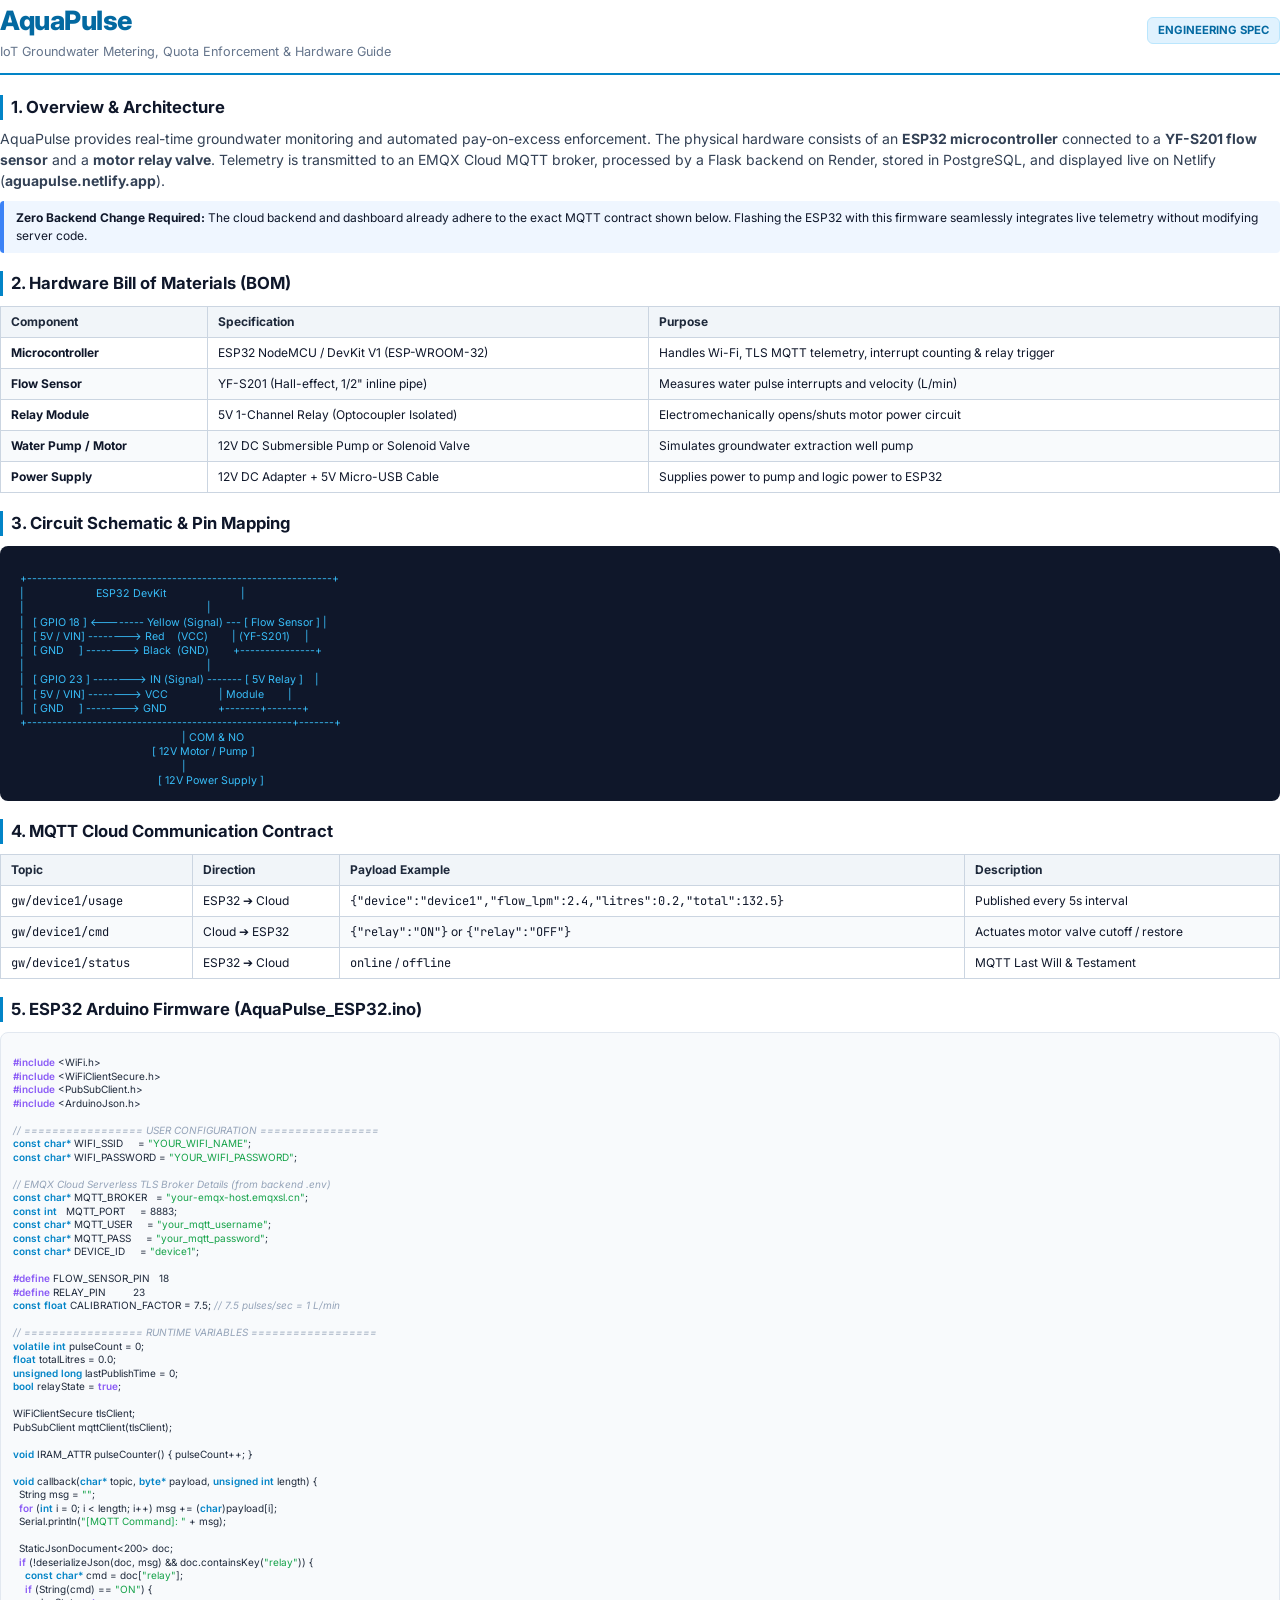
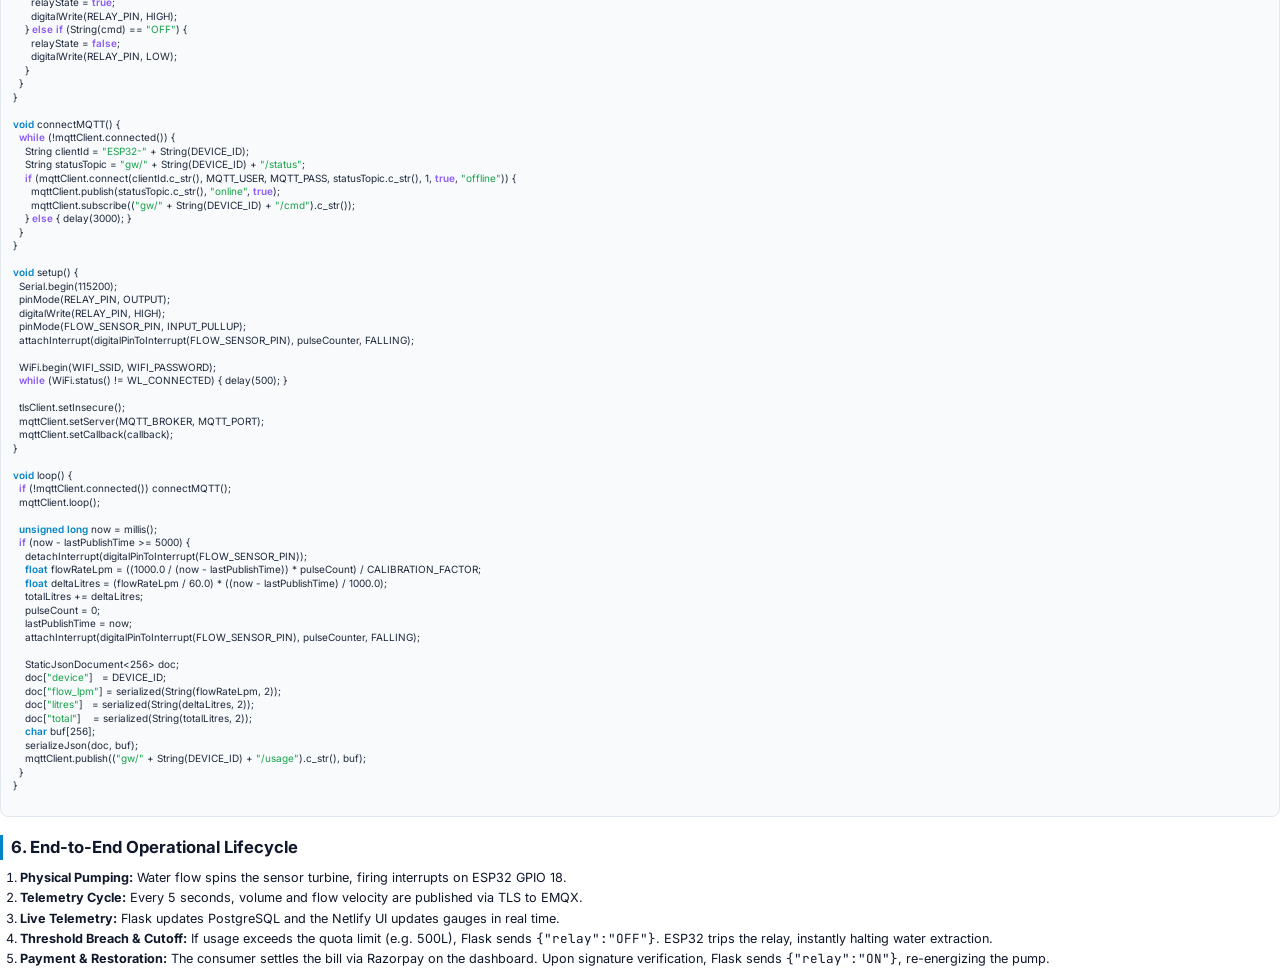
<file: hardware_guide.html>
<!DOCTYPE html>
<html lang="en">
<head>
  <meta charset="UTF-8">
  <title>AquaPulse — Hardware Connection & Firmware Guide</title>
  <style>
    @import url('https://fonts.googleapis.com/css2?family=Inter:wght@400;500;600;700;800&family=JetBrains+Mono:wght@400;500;600&display=swap');

    @page {
      size: A4;
      margin: 18mm 16mm 18mm 16mm;
    }

    * {
      box-sizing: border-box;
      margin: 0;
      padding: 0;
    }

    body {
      font-family: 'Inter', -apple-system, BlinkMacSystemFont, 'Segoe UI', Roboto, sans-serif;
      color: #0f172a;
      background: #ffffff;
      line-height: 1.5;
      font-size: 10.5pt;
    }

    .header-banner {
      display: flex;
      align-items: center;
      justify-content: space-between;
      border-bottom: 2px solid #0284c7;
      padding-bottom: 12px;
      margin-bottom: 20px;
    }

    .brand-title {
      font-size: 20pt;
      font-weight: 800;
      color: #0369a1;
      letter-spacing: -0.5px;
    }

    .brand-subtitle {
      font-size: 9.5pt;
      color: #64748b;
      margin-top: 2px;
    }

    .doc-badge {
      background: #e0f2fe;
      color: #0369a1;
      border: 1px solid #bae6fd;
      padding: 4px 10px;
      border-radius: 6px;
      font-size: 8.5pt;
      font-weight: 700;
      text-transform: uppercase;
    }

    h2 {
      font-size: 12.5pt;
      font-weight: 700;
      color: #0f172a;
      margin-top: 18px;
      margin-bottom: 8px;
      border-left: 3.5px solid #0284c7;
      padding-left: 8px;
    }

    p {
      margin-bottom: 8px;
      color: #334155;
    }

    table {
      width: 100%;
      border-collapse: collapse;
      margin: 10px 0 16px 0;
      font-size: 9pt;
    }

    th, td {
      border: 1px solid #cbd5e1;
      padding: 6px 10px;
      text-align: left;
    }

    th {
      background: #f1f5f9;
      font-weight: 700;
      color: #1e293b;
    }

    tr:nth-child(even) {
      background: #f8fafc;
    }

    pre, code {
      font-family: 'JetBrains Mono', monospace;
    }

    .diagram-box {
      background: #0f172a;
      color: #38bdf8;
      padding: 12px 14px;
      border-radius: 8px;
      font-size: 8pt;
      line-height: 1.35;
      margin: 10px 0 14px 0;
      white-space: pre;
      overflow-x: hidden;
    }

    .code-box {
      background: #f8fafc;
      border: 1px solid #e2e8f0;
      border-radius: 8px;
      padding: 10px 12px;
      font-size: 7.5pt;
      line-height: 1.35;
      color: #1e293b;
      margin: 10px 0;
      white-space: pre-wrap;
      word-break: break-all;
    }

    .key-keyword { color: #8b5cf6; font-weight: 600; }
    .key-type { color: #0284c7; font-weight: 600; }
    .key-str { color: #16a34a; }
    .key-comment { color: #94a3b8; font-style: italic; }

    .callout {
      background: #eff6ff;
      border-left: 4px solid #3b82f6;
      padding: 8px 12px;
      border-radius: 4px;
      font-size: 9pt;
      margin: 10px 0;
    }

    .page-break {
      page-break-before: always;
    }
  </style>
</head>
<body>

  <div class="header-banner">
    <div>
      <div class="brand-title">AquaPulse</div>
      <div class="brand-subtitle">IoT Groundwater Metering, Quota Enforcement & Hardware Guide</div>
    </div>
    <div class="doc-badge">Engineering Spec</div>
  </div>

  <h2>1. Overview & Architecture</h2>
  <p>
    AquaPulse provides real-time groundwater monitoring and automated pay-on-excess enforcement. The physical hardware consists of an <strong>ESP32 microcontroller</strong> connected to a <strong>YF-S201 flow sensor</strong> and a <strong>motor relay valve</strong>. Telemetry is transmitted to an EMQX Cloud MQTT broker, processed by a Flask backend on Render, stored in PostgreSQL, and displayed live on Netlify (<strong>aguapulse.netlify.app</strong>).
  </p>

  <div class="callout">
    <strong>Zero Backend Change Required:</strong> The cloud backend and dashboard already adhere to the exact MQTT contract shown below. Flashing the ESP32 with this firmware seamlessly integrates live telemetry without modifying server code.
  </div>

  <h2>2. Hardware Bill of Materials (BOM)</h2>
  <table>
    <thead>
      <tr>
        <th>Component</th>
        <th>Specification</th>
        <th>Purpose</th>
      </tr>
    </thead>
    <tbody>
      <tr>
        <td><strong>Microcontroller</strong></td>
        <td>ESP32 NodeMCU / DevKit V1 (ESP-WROOM-32)</td>
        <td>Handles Wi-Fi, TLS MQTT telemetry, interrupt counting & relay trigger</td>
      </tr>
      <tr>
        <td><strong>Flow Sensor</strong></td>
        <td>YF-S201 (Hall-effect, 1/2" inline pipe)</td>
        <td>Measures water pulse interrupts and velocity (L/min)</td>
      </tr>
      <tr>
        <td><strong>Relay Module</strong></td>
        <td>5V 1-Channel Relay (Optocoupler Isolated)</td>
        <td>Electromechanically opens/shuts motor power circuit</td>
      </tr>
      <tr>
        <td><strong>Water Pump / Motor</strong></td>
        <td>12V DC Submersible Pump or Solenoid Valve</td>
        <td>Simulates groundwater extraction well pump</td>
      </tr>
      <tr>
        <td><strong>Power Supply</strong></td>
        <td>12V DC Adapter + 5V Micro-USB Cable</td>
        <td>Supplies power to pump and logic power to ESP32</td>
      </tr>
    </tbody>
  </table>

  <h2>3. Circuit Schematic & Pin Mapping</h2>
  <div class="diagram-box">
  +-------------------------------------------------------------+
  |                        ESP32 DevKit                         |
  |                                                             |
  |   [ GPIO 18 ] &lt;-------- Yellow (Signal) --- [ Flow Sensor ] |
  |   [ 5V / VIN] --------&gt; Red    (VCC)        | (YF-S201)     |
  |   [ GND     ] --------&gt; Black  (GND)        +---------------+
  |                                                             |
  |   [ GPIO 23 ] --------&gt; IN (Signal) ------- [ 5V Relay ]    |
  |   [ 5V / VIN] --------&gt; VCC                 | Module        |
  |   [ GND     ] --------&gt; GND                 +-------+-------+
  +-----------------------------------------------------+-------+
                                                        | COM &amp; NO
                                              [ 12V Motor / Pump ]
                                                        |
                                                [ 12V Power Supply ]</div>

  <h2>4. MQTT Cloud Communication Contract</h2>
  <table>
    <thead>
      <tr>
        <th>Topic</th>
        <th>Direction</th>
        <th>Payload Example</th>
        <th>Description</th>
      </tr>
    </thead>
    <tbody>
      <tr>
        <td><code>gw/device1/usage</code></td>
        <td>ESP32 ➔ Cloud</td>
        <td><code>{"device":"device1","flow_lpm":2.4,"litres":0.2,"total":132.5}</code></td>
        <td>Published every 5s interval</td>
      </tr>
      <tr>
        <td><code>gw/device1/cmd</code></td>
        <td>Cloud ➔ ESP32</td>
        <td><code>{"relay":"ON"}</code> or <code>{"relay":"OFF"}</code></td>
        <td>Actuates motor valve cutoff / restore</td>
      </tr>
      <tr>
        <td><code>gw/device1/status</code></td>
        <td>ESP32 ➔ Cloud</td>
        <td><code>online</code> / <code>offline</code></td>
        <td>MQTT Last Will & Testament</td>
      </tr>
    </tbody>
  </table>

  <div class="page-break"></div>

  <h2>5. ESP32 Arduino Firmware (AquaPulse_ESP32.ino)</h2>
  <div class="code-box">
<span class="key-keyword">#include</span> &lt;WiFi.h&gt;
<span class="key-keyword">#include</span> &lt;WiFiClientSecure.h&gt;
<span class="key-keyword">#include</span> &lt;PubSubClient.h&gt;
<span class="key-keyword">#include</span> &lt;ArduinoJson.h&gt;

<span class="key-comment">// ================= USER CONFIGURATION =================</span>
<span class="key-type">const char*</span> WIFI_SSID     = <span class="key-str">"YOUR_WIFI_NAME"</span>;
<span class="key-type">const char*</span> WIFI_PASSWORD = <span class="key-str">"YOUR_WIFI_PASSWORD"</span>;

<span class="key-comment">// EMQX Cloud Serverless TLS Broker Details (from backend .env)</span>
<span class="key-type">const char*</span> MQTT_BROKER   = <span class="key-str">"your-emqx-host.emqxsl.cn"</span>;
<span class="key-type">const int</span>   MQTT_PORT     = 8883;
<span class="key-type">const char*</span> MQTT_USER     = <span class="key-str">"your_mqtt_username"</span>;
<span class="key-type">const char*</span> MQTT_PASS     = <span class="key-str">"your_mqtt_password"</span>;
<span class="key-type">const char*</span> DEVICE_ID     = <span class="key-str">"device1"</span>;

<span class="key-keyword">#define</span> FLOW_SENSOR_PIN   18
<span class="key-keyword">#define</span> RELAY_PIN         23
<span class="key-type">const float</span> CALIBRATION_FACTOR = 7.5; <span class="key-comment">// 7.5 pulses/sec = 1 L/min</span>

<span class="key-comment">// ================= RUNTIME VARIABLES ==================</span>
<span class="key-type">volatile int</span> pulseCount = 0;
<span class="key-type">float</span> totalLitres = 0.0;
<span class="key-type">unsigned long</span> lastPublishTime = 0;
<span class="key-type">bool</span> relayState = <span class="key-keyword">true</span>;

WiFiClientSecure tlsClient;
PubSubClient mqttClient(tlsClient);

<span class="key-type">void</span> IRAM_ATTR pulseCounter() { pulseCount++; }

<span class="key-type">void</span> callback(<span class="key-type">char*</span> topic, <span class="key-type">byte*</span> payload, <span class="key-type">unsigned int</span> length) {
  String msg = <span class="key-str">""</span>;
  <span class="key-keyword">for</span> (<span class="key-type">int</span> i = 0; i &lt; length; i++) msg += (<span class="key-type">char</span>)payload[i];
  Serial.println(<span class="key-str">"[MQTT Command]: "</span> + msg);

  StaticJsonDocument&lt;200&gt; doc;
  <span class="key-keyword">if</span> (!deserializeJson(doc, msg) &amp;&amp; doc.containsKey(<span class="key-str">"relay"</span>)) {
    <span class="key-type">const char*</span> cmd = doc[<span class="key-str">"relay"</span>];
    <span class="key-keyword">if</span> (String(cmd) == <span class="key-str">"ON"</span>) {
      relayState = <span class="key-keyword">true</span>;
      digitalWrite(RELAY_PIN, HIGH);
    } <span class="key-keyword">else if</span> (String(cmd) == <span class="key-str">"OFF"</span>) {
      relayState = <span class="key-keyword">false</span>;
      digitalWrite(RELAY_PIN, LOW);
    }
  }
}

<span class="key-type">void</span> connectMQTT() {
  <span class="key-keyword">while</span> (!mqttClient.connected()) {
    String clientId = <span class="key-str">"ESP32-"</span> + String(DEVICE_ID);
    String statusTopic = <span class="key-str">"gw/"</span> + String(DEVICE_ID) + <span class="key-str">"/status"</span>;
    <span class="key-keyword">if</span> (mqttClient.connect(clientId.c_str(), MQTT_USER, MQTT_PASS, statusTopic.c_str(), 1, <span class="key-keyword">true</span>, <span class="key-str">"offline"</span>)) {
      mqttClient.publish(statusTopic.c_str(), <span class="key-str">"online"</span>, <span class="key-keyword">true</span>);
      mqttClient.subscribe((<span class="key-str">"gw/"</span> + String(DEVICE_ID) + <span class="key-str">"/cmd"</span>).c_str());
    } <span class="key-keyword">else</span> { delay(3000); }
  }
}

<span class="key-type">void</span> setup() {
  Serial.begin(115200);
  pinMode(RELAY_PIN, OUTPUT);
  digitalWrite(RELAY_PIN, HIGH);
  pinMode(FLOW_SENSOR_PIN, INPUT_PULLUP);
  attachInterrupt(digitalPinToInterrupt(FLOW_SENSOR_PIN), pulseCounter, FALLING);

  WiFi.begin(WIFI_SSID, WIFI_PASSWORD);
  <span class="key-keyword">while</span> (WiFi.status() != WL_CONNECTED) { delay(500); }

  tlsClient.setInsecure();
  mqttClient.setServer(MQTT_BROKER, MQTT_PORT);
  mqttClient.setCallback(callback);
}

<span class="key-type">void</span> loop() {
  <span class="key-keyword">if</span> (!mqttClient.connected()) connectMQTT();
  mqttClient.loop();

  <span class="key-type">unsigned long</span> now = millis();
  <span class="key-keyword">if</span> (now - lastPublishTime &gt;= 5000) {
    detachInterrupt(digitalPinToInterrupt(FLOW_SENSOR_PIN));
    <span class="key-type">float</span> flowRateLpm = ((1000.0 / (now - lastPublishTime)) * pulseCount) / CALIBRATION_FACTOR;
    <span class="key-type">float</span> deltaLitres = (flowRateLpm / 60.0) * ((now - lastPublishTime) / 1000.0);
    totalLitres += deltaLitres;
    pulseCount = 0;
    lastPublishTime = now;
    attachInterrupt(digitalPinToInterrupt(FLOW_SENSOR_PIN), pulseCounter, FALLING);

    StaticJsonDocument&lt;256&gt; doc;
    doc[<span class="key-str">"device"</span>]   = DEVICE_ID;
    doc[<span class="key-str">"flow_lpm"</span>] = serialized(String(flowRateLpm, 2));
    doc[<span class="key-str">"litres"</span>]   = serialized(String(deltaLitres, 2));
    doc[<span class="key-str">"total"</span>]    = serialized(String(totalLitres, 2));
    <span class="key-type">char</span> buf[256];
    serializeJson(doc, buf);
    mqttClient.publish((<span class="key-str">"gw/"</span> + String(DEVICE_ID) + <span class="key-str">"/usage"</span>).c_str(), buf);
  }
}
  </div>

  <h2>6. End-to-End Operational Lifecycle</h2>
  <ol style="margin-left: 20px; font-size: 9.5pt; line-height: 1.6;">
    <li><strong>Physical Pumping:</strong> Water flow spins the sensor turbine, firing interrupts on ESP32 GPIO 18.</li>
    <li><strong>Telemetry Cycle:</strong> Every 5 seconds, volume and flow velocity are published via TLS to EMQX.</li>
    <li><strong>Live Telemetry:</strong> Flask updates PostgreSQL and the Netlify UI updates gauges in real time.</li>
    <li><strong>Threshold Breach & Cutoff:</strong> If usage exceeds the quota limit (e.g. 500L), Flask sends <code>{"relay":"OFF"}</code>. ESP32 trips the relay, instantly halting water extraction.</li>
    <li><strong>Payment & Restoration:</strong> The consumer settles the bill via Razorpay on the dashboard. Upon signature verification, Flask sends <code>{"relay":"ON"}</code>, re-energizing the pump.</li>
  </ol>

</body>
</html>
</file>
